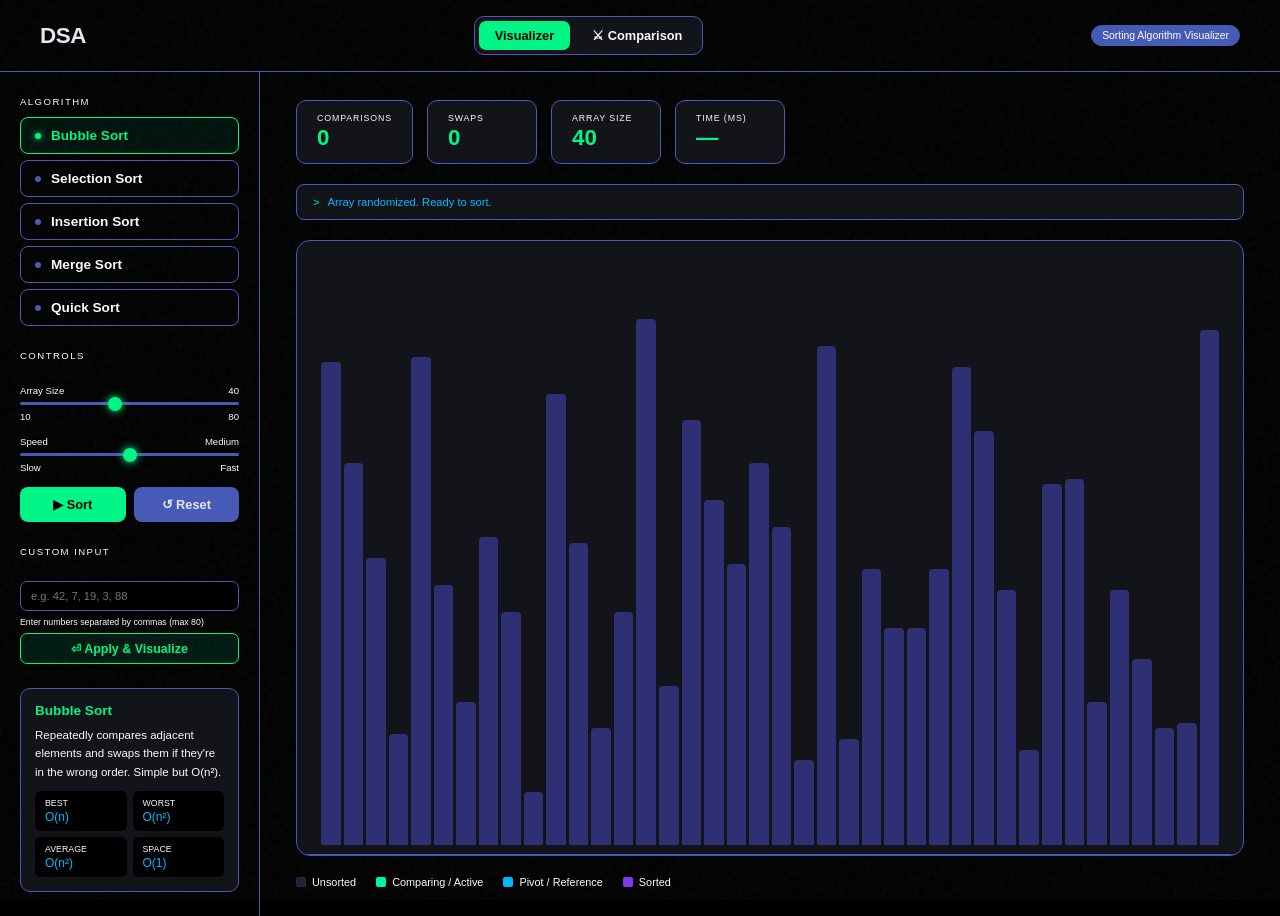
<file: index.html>
<!DOCTYPE html>
<html lang="en">
<head>
  <meta charset="UTF-8" />
  <meta name="viewport" content="width=device-width, initial-scale=1.0"/>
  <title>DSA Visualizer</title>
  <link href="https://fonts.googleapis.com/css2?family=Space+Mono:wght@400;700&family=Syne:wght@400;700;800&display=swap" rel="stylesheet"/>
  <link rel="stylesheet" href="styledsa.css"/>
</head>
<body>

<header>
  <div class="logo">DSA</div>
  <nav class="header-nav">
    <button class="nav-btn active" id="navVisualizer" onclick="switchMode('visualizer')">Visualizer</button>
    <button class="nav-btn" id="navComparison" onclick="switchMode('comparison')">⚔ Comparison</button>
  </nav>
  <div class="badge">Sorting Algorithm Visualizer</div>
</header>

<div id="modeVisualizer">
  <div class="main">
    <aside class="sidebar">

      <div>
        <div class="section-label">Algorithm</div>
        <div class="algo-list">
          <button class="algo-btn active" onclick="selectAlgo('bubble', this)"><span class="dot"></span> Bubble Sort</button>
          <button class="algo-btn" onclick="selectAlgo('selection', this)"><span class="dot"></span> Selection Sort</button>
          <button class="algo-btn" onclick="selectAlgo('insertion', this)"><span class="dot"></span> Insertion Sort</button>
          <button class="algo-btn" onclick="selectAlgo('merge', this)"><span class="dot"></span> Merge Sort</button>
          <button class="algo-btn" onclick="selectAlgo('quick', this)"><span class="dot"></span> Quick Sort</button>
        </div>
      </div>

      <div class="controls">
        <div class="section-label">Controls</div>
        <div class="control-row">
          <div class="range-labels"><span>Array Size</span><span id="sizeVal">40</span></div>
          <input type="range" id="sizeSlider" min="10" max="80" value="40"
            oninput="document.getElementById('sizeVal').textContent=this.value; generateArray()"/>
          <div class="range-labels"><span>10</span><span>80</span></div>
        </div>
        <div class="control-row">
          <div class="range-labels"><span>Speed</span><span id="speedVal">Medium</span></div>
          <input type="range" id="speedSlider" min="1" max="5" value="3" oninput="updateSpeed(this.value)"/>
          <div class="range-labels"><span>Slow</span><span>Fast</span></div>
        </div>
        <div class="btn-row">
          <button class="btn btn-primary" id="sortBtn" onclick="startSort()">▶ Sort</button>
          <button class="btn btn-secondary" onclick="generateArray()">↺ Reset</button>
        </div>
      </div>

      <div class="controls">
        <div class="section-label">Custom Input</div>
        <div class="custom-input-wrap">
          <input type="text" id="customInput" placeholder="e.g. 42, 7, 19, 3, 88"
            oninput="validateCustomInput()" onkeydown="if(event.key==='Enter') applyCustomInput()"/>
          <div class="input-hint" id="inputHint">Enter numbers separated by commas (max 80)</div>
          <button class="btn-apply" id="applyBtn" onclick="applyCustomInput()">&#9166; Apply &amp; Visualize</button>
        </div>
      </div>

      <div class="info-card">
        <h3 id="algoName">Bubble Sort</h3>
        <p id="algoDesc">Repeatedly compares adjacent elements and swaps them if they're in the wrong order. Simple but O(n²).</p>
        <div class="complexity-grid">
          <div class="complexity-item"><div class="c-label">Best</div><div class="c-val" id="bestCase">O(n)</div></div>
          <div class="complexity-item"><div class="c-label">Worst</div><div class="c-val" id="worstCase">O(n²)</div></div>
          <div class="complexity-item"><div class="c-label">Average</div><div class="c-val" id="avgCase">O(n²)</div></div>
          <div class="complexity-item"><div class="c-label">Space</div><div class="c-val" id="spaceCase">O(1)</div></div>
        </div>
      </div>

    </aside>

    <main class="canvas-area">
      <div class="stats-row">
        <div class="stat-box"><div class="s-label">Comparisons</div><div class="s-val" id="compCount">0</div></div>
        <div class="stat-box"><div class="s-label">Swaps</div><div class="s-val" id="swapCount">0</div></div>
        <div class="stat-box"><div class="s-label">Array Size</div><div class="s-val" id="arrSize">40</div></div>
        <div class="stat-box"><div class="s-label">Time (ms)</div><div class="s-val" id="timeElapsed">—</div></div>
      </div>
      <div class="status-bar" id="statusBar">Click Sort to begin visualization</div>
      <div class="bars-wrap" id="barsWrap"></div>
      <div class="legend">
        <div class="legend-item"><div class="legend-dot" style="background:#1e2235;border:1px solid #2a2d40"></div> Unsorted</div>
        <div class="legend-item"><div class="legend-dot" style="background:#00f5a0"></div> Comparing / Active</div>
        <div class="legend-item"><div class="legend-dot" style="background:#00b8ff"></div> Pivot / Reference</div>
        <div class="legend-item"><div class="legend-dot" style="background:#7c3aed"></div> Sorted</div>
      </div>
      <div class="array-output" id="arrayOutput" style="display:none;">
        <div class="output-col">
          <div class="output-label">Input Array</div>
          <div class="output-values" id="inputArrayDisplay"></div>
        </div>
        <div class="output-arrow">→</div>
        <div class="output-col">
          <div class="output-label">Sorted Output</div>
          <div class="output-values" id="outputArrayDisplay"></div>
        </div>
        <button class="copy-btn" id="copyBtn" onclick="copyOutput()">⎘ Copy</button>
      </div>
    </main>
  </div>
</div>

<div id="modeComparison" style="display:none;">
  <div class="cmp-toolbar">

    <div class="cmp-mode-btns">
      <button class="cmp-mode-btn active" id="cmpBtnAll"    onclick="setCmpMode('all')">Compare All</button>
      <button class="cmp-mode-btn"        id="cmpBtnSelect" onclick="setCmpMode('select')">Select 2</button>
    </div>

    <div class="cmp-pickers" id="cmpPickers" style="display:none;">
      <div class="cmp-picker-wrap">
        <div class="section-label" style="margin-bottom:4px">Algorithm 1</div>
        <select class="cmp-select" id="cmpAlgo1">
          <option value="bubble">Bubble Sort</option>
          <option value="selection">Selection Sort</option>
          <option value="insertion" selected>Insertion Sort</option>
          <option value="merge">Merge Sort</option>
          <option value="quick">Quick Sort</option>
        </select>
      </div>
      <div class="cmp-picker-wrap">
        <div class="section-label" style="margin-bottom:4px">Algorithm 2</div>
        <select class="cmp-select" id="cmpAlgo2">
          <option value="bubble">Bubble Sort</option>
          <option value="selection">Selection Sort</option>
          <option value="insertion">Insertion Sort</option>
          <option value="merge">Merge Sort</option>
          <option value="quick" selected>Quick Sort</option>
        </select>
      </div>
    </div>

    <div class="cmp-controls">
      <div class="cmp-ctrl-row">
        <span class="cmp-ctrl-label">Size</span>
        <input type="range" id="cmpSizeSlider" min="10" max="60" value="30"
          oninput="document.getElementById('cmpSizeVal').textContent=this.value"/>
        <span class="cmp-ctrl-label" id="cmpSizeVal">30</span>
      </div>
      <div class="cmp-ctrl-row">
        <span class="cmp-ctrl-label">Speed</span>
        <input type="range" id="cmpSpeedSlider" min="1" max="5" value="3"
          oninput="updateCmpSpeed(this.value)"/>
        <span class="cmp-ctrl-label" id="cmpSpeedVal">Medium</span>
      </div>
    </div>

    <div class="cmp-action-btns">
      <button class="btn btn-primary" id="cmpRunBtn" onclick="runComparison()">▶ Race!</button>
      <button class="btn btn-secondary" onclick="resetComparison()">↺ Reset</button>
    </div>

  </div>

  <div class="cmp-arena" id="cmpArena"></div>

  <div class="winner-banner" id="winnerBanner" style="display:none;"></div>
</div>

<script src="scriptdsa.js"></script>
</body>
</html>
</file>
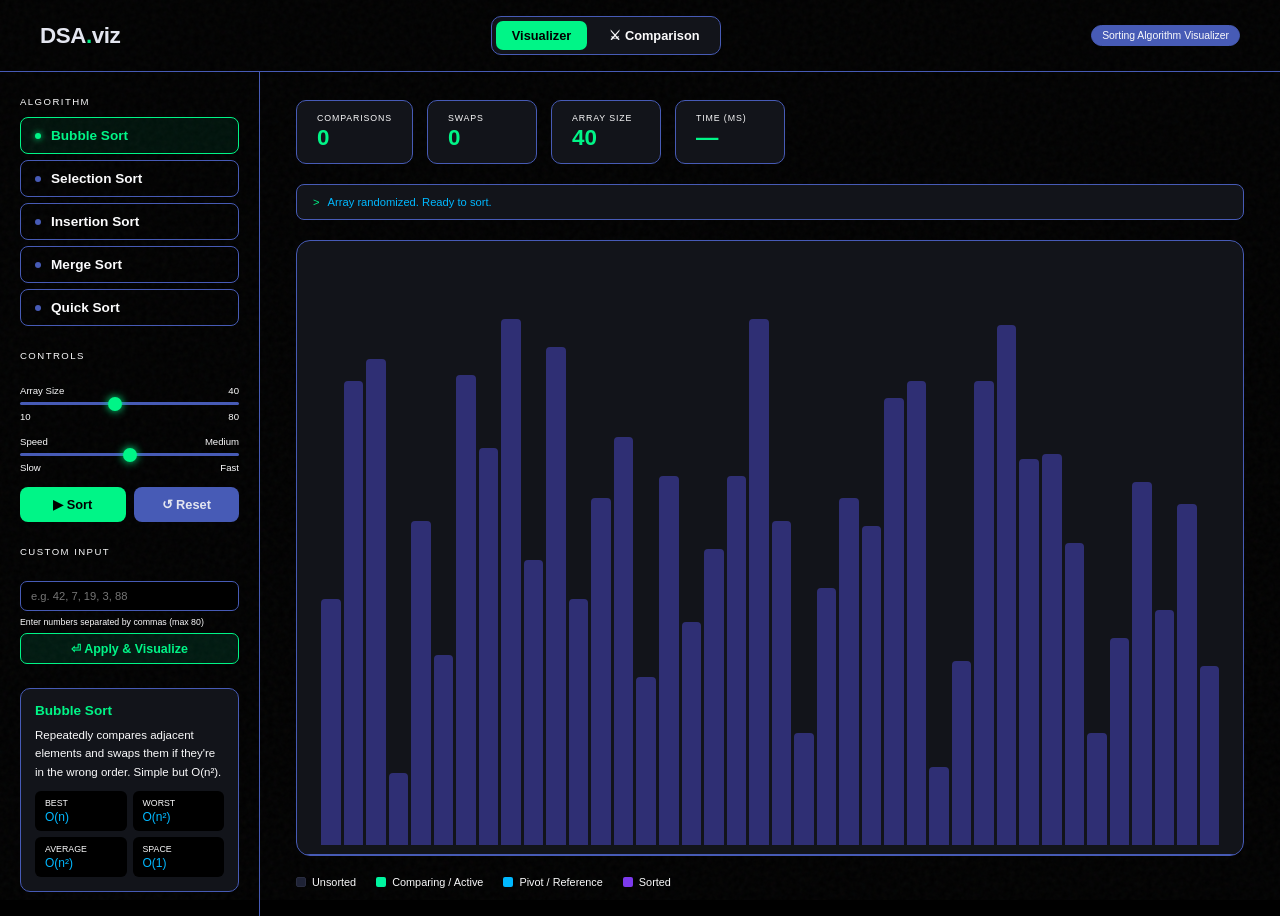
<file: indexdsa1.html>
<!DOCTYPE html>
<html lang="en">
<head>
  <meta charset="UTF-8" />
  <meta name="viewport" content="width=device-width, initial-scale=1.0"/>
  <title>DSA Visualizer</title>
  <link href="https://fonts.googleapis.com/css2?family=Space+Mono:wght@400;700&family=Syne:wght@400;700;800&display=swap" rel="stylesheet"/>
  <link rel="stylesheet" href="styledsa.css"/>
</head>
<body>

<header>
  <div class="logo">DSA<span>.</span>viz</div>
  <nav class="header-nav">
    <button class="nav-btn active" id="navVisualizer" onclick="switchMode('visualizer')">Visualizer</button>
    <button class="nav-btn" id="navComparison" onclick="switchMode('comparison')">⚔ Comparison</button>
  </nav>
  <div class="badge">Sorting Algorithm Visualizer</div>
</header>

<!-- ═══════════════════ VISUALIZER MODE ═══════════════════ -->
<div id="modeVisualizer">
  <div class="main">
    <aside class="sidebar">

      <div>
        <div class="section-label">Algorithm</div>
        <div class="algo-list">
          <button class="algo-btn active" onclick="selectAlgo('bubble', this)"><span class="dot"></span> Bubble Sort</button>
          <button class="algo-btn" onclick="selectAlgo('selection', this)"><span class="dot"></span> Selection Sort</button>
          <button class="algo-btn" onclick="selectAlgo('insertion', this)"><span class="dot"></span> Insertion Sort</button>
          <button class="algo-btn" onclick="selectAlgo('merge', this)"><span class="dot"></span> Merge Sort</button>
          <button class="algo-btn" onclick="selectAlgo('quick', this)"><span class="dot"></span> Quick Sort</button>
        </div>
      </div>

      <div class="controls">
        <div class="section-label">Controls</div>
        <div class="control-row">
          <div class="range-labels"><span>Array Size</span><span id="sizeVal">40</span></div>
          <input type="range" id="sizeSlider" min="10" max="80" value="40"
            oninput="document.getElementById('sizeVal').textContent=this.value; generateArray()"/>
          <div class="range-labels"><span>10</span><span>80</span></div>
        </div>
        <div class="control-row">
          <div class="range-labels"><span>Speed</span><span id="speedVal">Medium</span></div>
          <input type="range" id="speedSlider" min="1" max="5" value="3" oninput="updateSpeed(this.value)"/>
          <div class="range-labels"><span>Slow</span><span>Fast</span></div>
        </div>
        <div class="btn-row">
          <button class="btn btn-primary" id="sortBtn" onclick="startSort()">▶ Sort</button>
          <button class="btn btn-secondary" onclick="generateArray()">↺ Reset</button>
        </div>
      </div>

      <div class="controls">
        <div class="section-label">Custom Input</div>
        <div class="custom-input-wrap">
          <input type="text" id="customInput" placeholder="e.g. 42, 7, 19, 3, 88"
            oninput="validateCustomInput()" onkeydown="if(event.key==='Enter') applyCustomInput()"/>
          <div class="input-hint" id="inputHint">Enter numbers separated by commas (max 80)</div>
          <button class="btn-apply" id="applyBtn" onclick="applyCustomInput()">&#9166; Apply &amp; Visualize</button>
        </div>
      </div>

      <div class="info-card">
        <h3 id="algoName">Bubble Sort</h3>
        <p id="algoDesc">Repeatedly compares adjacent elements and swaps them if they're in the wrong order. Simple but O(n²).</p>
        <div class="complexity-grid">
          <div class="complexity-item"><div class="c-label">Best</div><div class="c-val" id="bestCase">O(n)</div></div>
          <div class="complexity-item"><div class="c-label">Worst</div><div class="c-val" id="worstCase">O(n²)</div></div>
          <div class="complexity-item"><div class="c-label">Average</div><div class="c-val" id="avgCase">O(n²)</div></div>
          <div class="complexity-item"><div class="c-label">Space</div><div class="c-val" id="spaceCase">O(1)</div></div>
        </div>
      </div>

    </aside>

    <main class="canvas-area">
      <div class="stats-row">
        <div class="stat-box"><div class="s-label">Comparisons</div><div class="s-val" id="compCount">0</div></div>
        <div class="stat-box"><div class="s-label">Swaps</div><div class="s-val" id="swapCount">0</div></div>
        <div class="stat-box"><div class="s-label">Array Size</div><div class="s-val" id="arrSize">40</div></div>
        <div class="stat-box"><div class="s-label">Time (ms)</div><div class="s-val" id="timeElapsed">—</div></div>
      </div>
      <div class="status-bar" id="statusBar">Click Sort to begin visualization</div>
      <div class="bars-wrap" id="barsWrap"></div>
      <div class="legend">
        <div class="legend-item"><div class="legend-dot" style="background:#1e2235;border:1px solid #2a2d40"></div> Unsorted</div>
        <div class="legend-item"><div class="legend-dot" style="background:#00f5a0"></div> Comparing / Active</div>
        <div class="legend-item"><div class="legend-dot" style="background:#00b8ff"></div> Pivot / Reference</div>
        <div class="legend-item"><div class="legend-dot" style="background:#7c3aed"></div> Sorted</div>
      </div>
      <div class="array-output" id="arrayOutput" style="display:none;">
        <div class="output-col">
          <div class="output-label">Input Array</div>
          <div class="output-values" id="inputArrayDisplay"></div>
        </div>
        <div class="output-arrow">→</div>
        <div class="output-col">
          <div class="output-label">Sorted Output</div>
          <div class="output-values" id="outputArrayDisplay"></div>
        </div>
        <button class="copy-btn" id="copyBtn" onclick="copyOutput()">⎘ Copy</button>
      </div>
    </main>
  </div>
</div>

<!-- ═══════════════════ COMPARISON MODE ═══════════════════ -->
<div id="modeComparison" style="display:none;">
  <div class="cmp-toolbar">

    <!-- Sub-mode toggle -->
    <div class="cmp-mode-btns">
      <button class="cmp-mode-btn active" id="cmpBtnAll"    onclick="setCmpMode('all')">Compare All</button>
      <button class="cmp-mode-btn"        id="cmpBtnSelect" onclick="setCmpMode('select')">Select 2</button>
    </div>

    <!-- Select-2 pickers (hidden by default) -->
    <div class="cmp-pickers" id="cmpPickers" style="display:none;">
      <div class="cmp-picker-wrap">
        <div class="section-label" style="margin-bottom:4px">Algorithm 1</div>
        <select class="cmp-select" id="cmpAlgo1">
          <option value="bubble">Bubble Sort</option>
          <option value="selection">Selection Sort</option>
          <option value="insertion" selected>Insertion Sort</option>
          <option value="merge">Merge Sort</option>
          <option value="quick">Quick Sort</option>
        </select>
      </div>
      <div class="cmp-picker-wrap">
        <div class="section-label" style="margin-bottom:4px">Algorithm 2</div>
        <select class="cmp-select" id="cmpAlgo2">
          <option value="bubble">Bubble Sort</option>
          <option value="selection">Selection Sort</option>
          <option value="insertion">Insertion Sort</option>
          <option value="merge">Merge Sort</option>
          <option value="quick" selected>Quick Sort</option>
        </select>
      </div>
    </div>

    <!-- Controls -->
    <div class="cmp-controls">
      <div class="cmp-ctrl-row">
        <span class="cmp-ctrl-label">Size</span>
        <input type="range" id="cmpSizeSlider" min="10" max="60" value="30"
          oninput="document.getElementById('cmpSizeVal').textContent=this.value"/>
        <span class="cmp-ctrl-label" id="cmpSizeVal">30</span>
      </div>
      <div class="cmp-ctrl-row">
        <span class="cmp-ctrl-label">Speed</span>
        <input type="range" id="cmpSpeedSlider" min="1" max="5" value="3"
          oninput="updateCmpSpeed(this.value)"/>
        <span class="cmp-ctrl-label" id="cmpSpeedVal">Medium</span>
      </div>
    </div>

    <div class="cmp-action-btns">
      <button class="btn btn-primary" id="cmpRunBtn" onclick="runComparison()">▶ Race!</button>
      <button class="btn btn-secondary" onclick="resetComparison()">↺ Reset</button>
    </div>

  </div>

  <!-- Race grids rendered here by JS -->
  <div class="cmp-arena" id="cmpArena"></div>

  <!-- Winner banner -->
  <div class="winner-banner" id="winnerBanner" style="display:none;"></div>
</div>

<script src="scriptdsa.js"></script>
</body>
</html>
</file>
<file: styledsa.css>
:root {
  --bg: #000000;
  --panel: #12141a;
  --border: #475bb6;
  --accent: #00f587;
  --accent2: #00b8ff;
  --warn: #ff6b6b;
  --text: #e4e6f0;
  --muted: #fbfbfc;
  --bar-default: #2f2f74;
  --bar-active: #f4f4f9;
  --bar-compare: #00b8ff;
  --bar-sorted: #09f075;
}

*, *::before, *::after { box-sizing: border-box; margin: 0; padding: 0; }

body {
  background: var(--bg);
  color: var(--text);
  font-family: Arial, Helvetica, sans-serif;
  min-height: 100vh;
  overflow-x: hidden;
}

body::before {
  content: '';
  position: fixed;
  inset: 0;
  background-image: url("data:image/svg+xml,%3Csvg viewBox='0 0 200 200' xmlns='http://www.w3.org/2000/svg'%3E%3Cfilter id='n'%3E%3CfeTurbulence type='fractalNoise' baseFrequency='0.85' numOctaves='4' stitchTiles='stitch'/%3E%3C/filter%3E%3Crect width='100%25' height='100%25' filter='url(%23n)' opacity='0.04'/%3E%3C/svg%3E");
  pointer-events: none;
  z-index: 0;
}

header {
  padding: 16px 40px;
  border-bottom: 1px solid var(--border);
  display: flex;
  align-items: center;
  justify-content: space-between;
  position: relative;
  z-index: 10;
  gap: 20px;
}

.logo { font-size: 1.4rem; font-weight: 800; letter-spacing: -0.02em; }
.logo span { color: var(--accent); }

.badge {
  font-family: Verdana, Geneva, Tahoma, sans-serif;
  font-size: 0.65rem;
  background: var(--border);
  color: var(--muted);
  padding: 4px 10px;
  border-radius: 20px;
  border: 1px solid var(--border);
}

.header-nav {
  display: flex;
  gap: 6px;
  background: var(--panel);
  border: 1px solid var(--border);
  border-radius: 10px;
  padding: 4px;
}

.nav-btn {
  background: none;
  border: none;
  color: var(--muted);
  font-family:Verdana, Geneva, Tahoma, sans-serif;
  font-weight: 700;
  font-size: 0.8rem;
  padding: 7px 16px;
  border-radius: 7px;
  cursor: pointer;
  transition: all 0.15s;
}
.nav-btn:hover { color: var(--text); }
.nav-btn.active { background: var(--accent); color: #000; }

.main {
  display: grid;
  grid-template-columns: 260px 1fr;
  min-height: calc(100vh - 65px);
  position: relative;
  z-index: 1;
}

.sidebar {
  border-right: 1px solid var(--border);
  padding: 24px 20px;
  display: flex;
  flex-direction: column;
  gap: 24px;
}

.section-label {
  font-family: Verdana, Geneva, Tahoma, sans-serif;
  font-size: 0.6rem;
  letter-spacing: 0.15em;
  color: var(--muted);
  text-transform: uppercase;
  margin-bottom: 10px;
}

.algo-list { display: flex; flex-direction: column; gap: 6px; }

.algo-btn {
  background: none;
  border: 1px solid var(--border);
  color: var(--muted);
  font-family: Verdana, Geneva, Tahoma, sans-serif;
  font-size: 0.85rem;
  font-weight: 700;
  padding: 10px 14px;
  border-radius: 8px;
  cursor: pointer;
  text-align: left;
  transition: all 0.15s;
  display: flex;
  align-items: center;
  gap: 10px;
}
.algo-btn .dot { width: 6px; height: 6px; border-radius: 50%; background: var(--border); flex-shrink: 0; }
.algo-btn:hover { border-color: var(--accent); color: var(--text); }
.algo-btn.active { background: rgba(0,245,160,0.07); border-color: var(--accent); color: var(--accent); }
.algo-btn.active .dot { background: var(--accent); box-shadow: 0 0 6px var(--accent); }

.controls { display: flex; flex-direction: column; gap: 14px; }
.control-row { display: flex; flex-direction: column; gap: 6px; }

input[type=range] {
  -webkit-appearance: none;
  width: 100%; height: 3px;
  background: var(--border);
  border-radius: 10px; outline: none;
}
input[type=range]::-webkit-slider-thumb {
  -webkit-appearance: none;
  width: 14px; height: 14px;
  border-radius: 50%;
  background: var(--accent);
  cursor: pointer;
  box-shadow: 0 0 8px var(--accent);
}

.range-labels {
  display: flex;
  justify-content: space-between;
  font-family: Verdana, Geneva, Tahoma, sans-serif;
  font-size: 0.6rem;
  color: var(--muted);
}

.btn-row { display: flex; gap: 8px; }

.btn {
  flex: 1;
  padding: 10px;
  border-radius: 8px;
  border: none;
  font-family: Verdana, Geneva, Tahoma, sans-serif;
  font-weight: 700;
  font-size: 0.8rem;
  cursor: pointer;
  transition: all 0.15s;
}
.btn-primary { background: var(--accent); color: #000; }
.btn-primary:hover { filter: brightness(1.1); transform: translateY(-1px); }
.btn-primary:disabled { opacity: 0.4; cursor: not-allowed; transform: none; filter: none; }
.btn-secondary { background: var(--border); color: var(--text); }
.btn-secondary:hover { background: #2a2d40; }

.custom-input-wrap { display: flex; flex-direction: column; gap: 6px; }
.custom-input-wrap input[type=text] {
  background: var(--bg);
  border: 1px solid var(--border);
  border-radius: 7px;
  color: var(--text);
  font-family: Verdana, Geneva, Tahoma, sans-serif;
  font-size: 0.7rem;
  padding: 8px 10px;
  outline: none;
  width: 100%;
  transition: border-color 0.15s;
}
.custom-input-wrap input[type=text]:focus { border-color: var(--accent); }
.custom-input-wrap input[type=text].error { border-color: var(--warn); }

.input-hint { font-family:Verdana, Geneva, Tahoma, sans-serif; font-size: 0.55rem; color: var(--muted); }
.input-hint.err { color: var(--warn); }

.btn-apply {
  background: rgba(0,245,160,0.1);
  color: var(--accent);
  border: 1px solid var(--accent);
  border-radius: 7px;
  padding: 7px;
  font-family: Verdana, Geneva, Tahoma, sans-serif;
  font-weight: 700;
  font-size: 0.78rem;
  cursor: pointer;
  transition: all 0.15s;
  width: 100%;
}
.btn-apply:hover { background: rgba(0,245,160,0.18); }
.btn-apply:disabled { opacity: 0.35; cursor: not-allowed; }

.info-card {
  background: var(--panel);
  border: 1px solid var(--border);
  border-radius: 10px;
  padding: 14px;
  flex: 1;
}
.info-card h3 { font-size: 0.85rem; color: var(--accent); margin-bottom: 8px; }
.info-card p  { font-size: 0.72rem; color: var(--muted); line-height: 1.6; margin-bottom: 10px; }

.complexity-grid { display: grid; grid-template-columns: 1fr 1fr; gap: 6px; }
.complexity-item {
  background: var(--bg);
  border-radius: 6px;
  padding: 7px 10px;
  font-family: Verdana, Geneva, Tahoma, sans-serif;
}
.complexity-item .c-label { font-size: 0.55rem; color: var(--muted); text-transform: uppercase; }
.complexity-item .c-val   { font-size: 0.75rem; color: var(--accent2); margin-top: 2px; }

.canvas-area { display: flex; flex-direction: column; padding: 28px 36px; gap: 20px; }

.stats-row { display: flex; gap: 14px; flex-wrap: wrap; }
.stat-box {
  background: var(--panel);
  border: 1px solid var(--border);
  border-radius: 10px;
  padding: 12px 20px;
  display: flex;
  flex-direction: column;
  gap: 2px;
  min-width: 110px;
}
.stat-box .s-label {
  font-family: Verdana, Geneva, Tahoma, sans-serif;
  font-size: 0.55rem;
  color: var(--muted);
  text-transform: uppercase;
  letter-spacing: 0.1em;
}
.stat-box .s-val {
  font-size: 1.4rem;
  font-weight: 800;
  color: var(--accent);
  font-variant-numeric: tabular-nums;
}

.status-bar {
  font-family: Verdana, Geneva, Tahoma, sans-serif;
  font-size: 0.7rem;
  color: var(--accent2);
  background: var(--panel);
  border: 1px solid var(--border);
  border-radius: 8px;
  padding: 9px 16px;
  min-height: 36px;
  display: flex;
  align-items: center;
  gap: 8px;
}
.status-bar::before { content: '>'; color: var(--accent); }

.bars-wrap {
  flex: 1;
  background: var(--panel);
  border: 1px solid var(--border);
  border-radius: 14px;
  padding: 20px 24px 10px;
  display: flex;
  align-items: flex-end;
  gap: 3px;
  min-height: 300px;
  position: relative;
  overflow: hidden;
}
.bars-wrap::after {
  content: '';
  position: absolute;
  bottom: 0; left: 0; right: 0;
  height: 1px;
  background: var(--border);
}

.bar {
  flex: 1;
  border-radius: 4px 4px 0 0;
  background: var(--bar-default);
  transition: height 0.08s ease, background 0.08s ease;
  min-width: 3px;
}
.bar.active  { background: var(--bar-active);  box-shadow: 0 0 10px rgba(0,245,160,0.4); }
.bar.compare { background: var(--bar-compare); box-shadow: 0 0 10px rgba(0,184,255,0.4); }
.bar.sorted  { background: var(--bar-sorted); }

.legend { display: flex; gap: 20px; align-items: center; flex-wrap: wrap; }
.legend-item {
  display: flex;
  align-items: center;
  gap: 6px;
  font-size: 0.68rem;
  color: var(--muted);
  font-family: Verdana, Geneva, Tahoma, sans-serif;
}
.legend-dot { width: 10px; height: 10px; border-radius: 2px; }

.array-output {
  display: flex;
  align-items: center;
  gap: 16px;
  background: var(--panel);
  border: 1px solid var(--border);
  border-radius: 12px;
  padding: 16px 20px;
  animation: fadeSlideIn 0.4s ease forwards;
  flex-wrap: wrap;
}
@keyframes fadeSlideIn { from { opacity:0; transform:translateY(10px); } to { opacity:1; transform:translateY(0); } }

.output-col { display: flex; flex-direction: column; gap: 8px; flex: 1; min-width: 0; }
.output-label { font-family: Verdana, Geneva, Tahoma, sans-serif; font-size: 0.55rem; letter-spacing: 0.12em; text-transform: uppercase; color: var(--muted); }
.output-values { display: flex; flex-wrap: wrap; gap: 5px; }

.output-chip {
  font-family: Verdana, Geneva, Tahoma, sans-serif;
  font-size: 0.72rem;
  padding: 4px 9px;
  border-radius: 5px;
  border: 1px solid var(--border);
  background: var(--bg);
  color: var(--text);
  animation: chipPop 0.2s ease forwards;
  opacity: 0;
}
.output-chip.sorted-chip { color: var(--accent); border-color: rgba(0,245,160,0.3); background: rgba(0,245,160,0.05); }
@keyframes chipPop { from { opacity:0; transform:scale(0.7); } to { opacity:1; transform:scale(1); } }

.output-arrow { font-size: 1.4rem; color: var(--accent); font-weight: 700; flex-shrink: 0; align-self: center; }

.copy-btn {
  flex-shrink: 0;
  align-self: flex-start;
  background: transparent;
  border: 1px solid var(--border);
  color: var(--muted);
  font-family: Verdana, Geneva, Tahoma, sans-serif;
  font-size: 0.62rem;
  padding: 6px 12px;
  border-radius: 7px;
  cursor: pointer;
  transition: all 0.15s;
}
.copy-btn:hover, .copy-btn.copied { border-color: var(--accent); color: var(--accent); }

#modeComparison {
  display: flex;
  flex-direction: column;
  height: calc(100vh - 65px);
  max-height: calc(100vh - 65px);
  position: relative;
  z-index: 1;
  overflow: hidden;
}

.cmp-toolbar {
  display: flex;
  align-items: center;
  gap: 14px;
  padding: 10px 24px;
  border-bottom: 1px solid var(--border);
  background: var(--panel);
  flex-wrap: wrap;
  flex-shrink: 0;
}

.cmp-mode-btns {
  display: flex;
  gap: 6px;
  background: var(--bg);
  border: 1px solid var(--border);
  border-radius: 10px;
  padding: 4px;
  flex-shrink: 0;
}
.cmp-mode-btn {
  background: none;
  border: none;
  color: var(--muted);
  font-family: Verdana, Geneva, Tahoma, sans-serif;
  font-weight: 700;
  font-size: 0.78rem;
  padding: 7px 14px;
  border-radius: 7px;
  cursor: pointer;
  transition: all 0.15s;
}
.cmp-mode-btn:hover { color: var(--text); }
.cmp-mode-btn.active { background: var(--accent); color: #000; }

.cmp-pickers { display: flex; gap: 16px; }
.cmp-picker-wrap { display: flex; flex-direction: column; gap: 4px; }

.cmp-select {
  background: var(--bg);
  border: 1px solid var(--border);
  color: var(--text);
  font-family: Verdana, Geneva, Tahoma, sans-serif;
  font-weight: 600;
  font-size: 0.78rem;
  padding: 7px 10px;
  border-radius: 7px;
  outline: none;
  cursor: pointer;
  transition: border-color 0.15s;
}
.cmp-select:focus { border-color: var(--accent); }

.cmp-controls { display: flex; flex-direction: column; gap: 8px; flex: 1; max-width: 260px; }
.cmp-ctrl-row { display: flex; align-items: center; gap: 8px; }
.cmp-ctrl-label { font-family: Verdana, Geneva, Tahoma, sans-serif; font-size: 0.6rem; color: var(--muted); white-space: nowrap; min-width: 36px; }

.cmp-action-btns { display: flex; gap: 8px; flex-shrink: 0; }
.cmp-action-btns .btn { flex: none; padding: 10px 20px; }

.cmp-arena {
  display: grid;
  gap: 1px;
  background: var(--border);
  flex: 1;
  overflow: auto;
  min-height: 0;
}
.cmp-arena.grid-5 { grid-template-columns: repeat(5, 1fr); }
.cmp-arena.grid-2 { grid-template-columns: repeat(2, 1fr); }

.race-panel {
  background: var(--bg);
  display: flex;
  flex-direction: column;
  padding: 10px 12px;
  gap: 8px;
  min-height: 0;
  overflow: hidden;
}

.race-header {
  display: flex;
  align-items: center;
  justify-content: space-between;
  flex-shrink: 0;
}
.race-name {
  font-size: 0.75rem;
  font-weight: 800;
  color: var(--text);
  white-space: nowrap;
  overflow: hidden;
  text-overflow: ellipsis;
}
.race-badge {
  font-family: Verdana, Geneva, Tahoma, sans-serif;
  font-size: 0.55rem;
  padding: 3px 8px;
  border-radius: 20px;
  border: 1px solid var(--border);
  color: var(--muted);
}
.race-badge.winner { border-color: var(--accent); color: var(--accent); background: rgba(0,245,160,0.08); }
.race-badge.running { border-color: var(--accent2); color: var(--accent2); }

.race-bars {
  flex: 1;
  background: var(--panel);
  border: 1px solid var(--border);
  border-radius: 8px;
  padding: 8px 8px 4px;
  display: flex;
  align-items: flex-end;
  gap: 2px;
  min-height: 0;
  position: relative;
  overflow: hidden;
}
.race-bars::after {
  content: '';
  position: absolute;
  bottom: 0; left: 0; right: 0;
  height: 1px;
  background: var(--border);
}

.race-stats {
  display: grid;
  grid-template-columns: 1fr 1fr 1fr;
  gap: 4px;
  flex-shrink: 0;
}
.race-stat {
  background: var(--panel);
  border: 1px solid var(--border);
  border-radius: 5px;
  padding: 4px 6px;
  display: flex;
  flex-direction: column;
  gap: 1px;
}
.race-stat .rs-label { font-family: Verdana, Geneva, Tahoma, sans-serif; font-size: 0.44rem; color: var(--muted); text-transform: uppercase; }
.race-stat .rs-val   { font-size: 0.78rem; font-weight: 800; color: var(--accent); font-variant-numeric: tabular-nums; }

.winner-banner {
  position: fixed;
  top: 50%;
  left: 50%;
  transform: translate(-50%, -50%);
  background: var(--panel);
  border: 2px solid var(--accent);
  border-radius: 16px;
  padding: 28px 48px;
  text-align: center;
  z-index: 100;
  box-shadow: 0 0 60px rgba(0,245,160,0.2);
  animation: bannerPop 0.4s cubic-bezier(0.175,0.885,0.32,1.275) forwards;
}
@keyframes bannerPop { from { opacity:0; transform:translate(-50%,-50%) scale(0.7); } to { opacity:1; transform:translate(-50%,-50%) scale(1); } }

.winner-banner h2 { font-size: 1.6rem; color: var(--accent); margin-bottom: 6px; }
.winner-banner p  { font-family: Verdana, Geneva, Tahoma, sans-serif; font-size: 0.72rem; color: var(--muted); margin-bottom: 16px; }
.winner-banner button {
  background: var(--accent);
  color: #000;
  border: none;
  border-radius: 8px;
  padding: 10px 24px;
  font-family: Verdana, Geneva, Tahoma, sans-serif;
  font-weight: 700;
  font-size: 0.85rem;
  cursor: pointer;
}

@media (max-width: 900px) {
  .main { grid-template-columns: 1fr; }
  .sidebar { border-right: none; border-bottom: 1px solid var(--border); }
  header { padding: 12px 16px; }
  .canvas-area { padding: 16px; }
  .cmp-arena.grid-5 { grid-template-columns: repeat(3, 1fr); }
}
</file>
